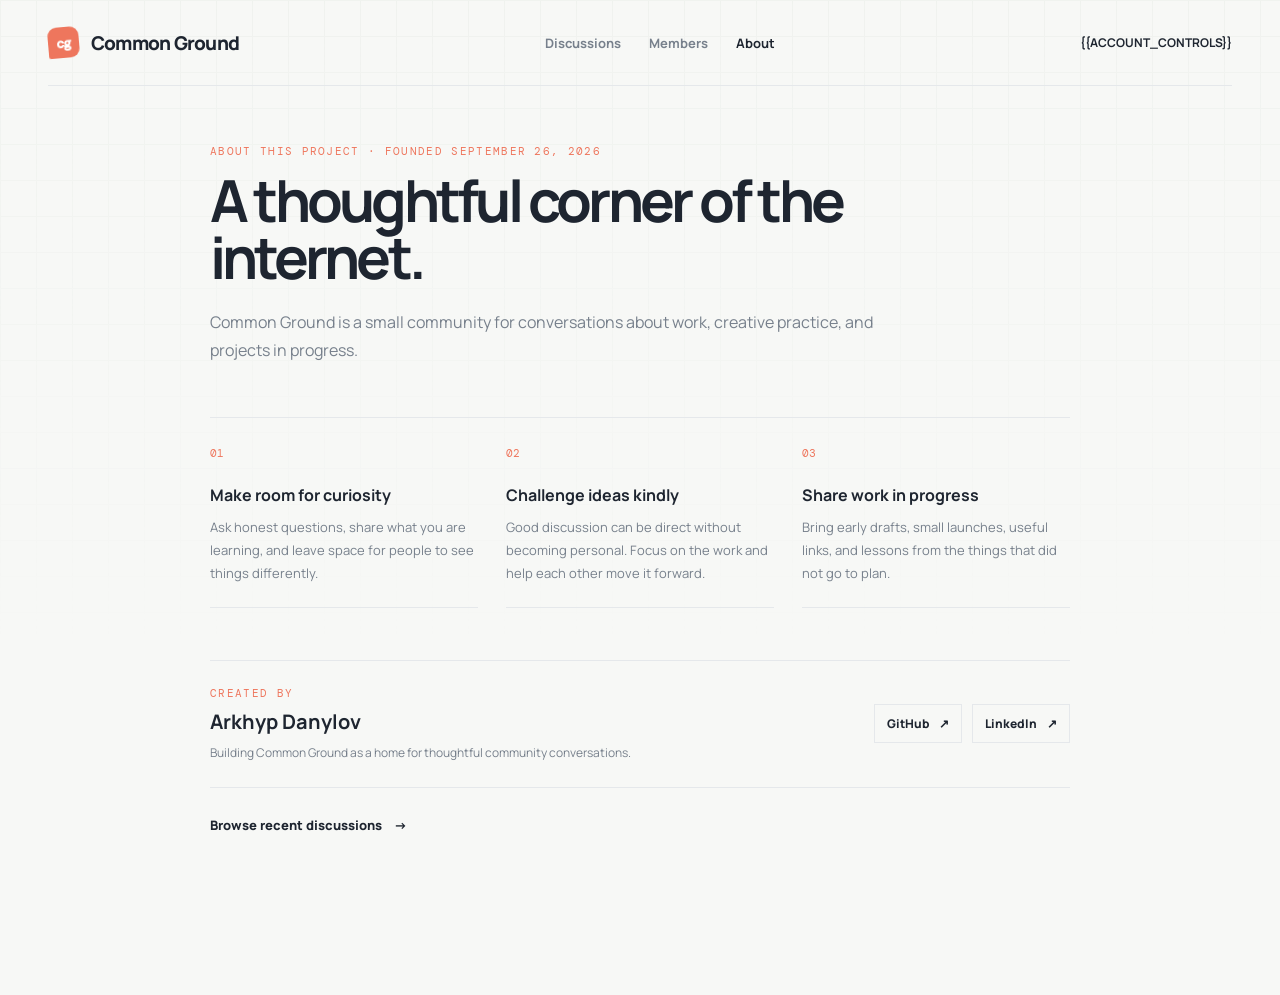
<file: templates/about.html>
<!doctype html>
<html lang="en">
<head><meta charset="utf-8"><meta name="viewport" content="width=device-width, initial-scale=1"><title>About — Common Ground</title><link rel="stylesheet" href="/static/style.css"></head>
<body><div class="shell"><header><a class="brand" href="/"><span class="brand-mark">cg</span>Common Ground</a><nav><a href="/">Discussions</a><a href="/members">Members</a><a class="active" href="/about">About</a></nav><div class="profile">{{ACCOUNT_CONTROLS}}</div></header><main class="info-page about-page"><div class="eyebrow">About this project · Founded September 26, 2026</div><h1>A thoughtful corner of the internet.</h1><p class="info-lead">Common Ground is a small community for conversations about work, creative practice, and projects in progress.</p><div class="about-sections"><section><span class="section-index">01</span><h2>Make room for curiosity</h2><p>Ask honest questions, share what you are learning, and leave space for people to see things differently.</p></section><section><span class="section-index">02</span><h2>Challenge ideas kindly</h2><p>Good discussion can be direct without becoming personal. Focus on the work and help each other move it forward.</p></section><section><span class="section-index">03</span><h2>Share work in progress</h2><p>Bring early drafts, small launches, useful links, and lessons from the things that did not go to plan.</p></section></div><section class="author-block"><div><div class="eyebrow">Created by</div><h2>Arkhyp Danylov</h2><p>Building Common Ground as a home for thoughtful community conversations.</p></div><div class="author-links"><a href="https://github.com/arhkypGitProject" target="_blank" rel="noopener noreferrer">GitHub <span aria-hidden="true">↗</span></a><a href="https://www.linkedin.com/in/arkhyp-danylov-23b3243ba/" target="_blank" rel="noopener noreferrer">LinkedIn <span aria-hidden="true">↗</span></a></div></section><a class="text-action" href="/">Browse recent discussions <span aria-hidden="true">→</span></a></main></div></body></html>
</file>
<file: static/style.css>
@import url('https://fonts.googleapis.com/css2?family=DM+Mono:wght@400;500&family=Manrope:wght@400;500;600;700;800&display=swap');
:root { --ink: #1e2530; --muted: #77808c; --line: #e5e8eb; --paper: #f7f8f6; --cream: #fffdf8; --coral: #ee765d; --navy: #293c4c; --mint: #cfe5d8; }
* { box-sizing: border-box; }
body { margin: 0; color: var(--ink); background: var(--paper); font-family: Manrope, sans-serif; }
body::before { content: ''; position: fixed; inset: 0; pointer-events: none; opacity: .38; background-image: linear-gradient(#e4e9e4 1px, transparent 1px), linear-gradient(90deg, #e4e9e4 1px, transparent 1px); background-size: 36px 36px; mask-image: linear-gradient(to bottom, black, transparent 72%); }
.shell { position: relative; max-width: 1240px; margin: 0 auto; padding: 0 28px 70px; }
header { display: flex; justify-content: space-between; align-items: center; height: 86px; border-bottom: 1px solid var(--line); }
.brand { display: flex; gap: 12px; align-items: center; color: var(--ink); text-decoration: none; font-weight: 800; letter-spacing: -.04em; font-size: 19px; }
.brand-mark { width: 31px; height: 31px; display: grid; place-items: center; background: var(--coral); border-radius: 9px 9px 9px 2px; color: white; font-family: 'DM Mono', monospace; font-size: 14px; transform: rotate(-5deg); }
nav { display: flex; gap: 28px; align-items: center; font-size: 13px; font-weight: 700; color: var(--muted); }
nav a { color: inherit; text-decoration: none; } nav a.active, nav a:hover { color: var(--ink); }
.profile { display: flex; align-items: center; gap: 10px; font-size: 12px; font-weight: 700; }
.avatar { display: grid; place-items: center; width: 34px; height: 34px; border-radius: 50%; background: var(--mint); color: #456756; font-size: 11px; }
.hero { display: grid; grid-template-columns: 1fr auto; gap: 24px; align-items: end; padding: 67px 0 45px; }
.eyebrow { color: var(--coral); font-family: 'DM Mono', monospace; font-size: 11px; letter-spacing: .12em; text-transform: uppercase; }
h1 { max-width: 660px; margin: 13px 0 14px; font-size: clamp(38px, 5vw, 64px); line-height: .98; letter-spacing: -.065em; }
.hero p { max-width: 500px; margin: 0; color: var(--muted); line-height: 1.7; font-size: 14px; }
.new-topic { display: inline-block; border: 0; border-radius: 4px; padding: 14px 19px; background: var(--navy); color: white; font: 700 12px Manrope, sans-serif; text-align: center; text-decoration: none; cursor: pointer; box-shadow: 4px 4px 0 var(--coral); }
.new-topic:hover { transform: translate(-1px, -1px); }
.layout { display: grid; grid-template-columns: 220px minmax(0, 1fr); gap: 62px; align-items: start; }
aside { position: sticky; top: 20px; }
.side-label { margin: 0 0 15px; color: var(--muted); font: 11px 'DM Mono', monospace; text-transform: uppercase; letter-spacing: .1em; }
.categories { display: grid; gap: 3px; margin-bottom: 38px; }
.category { display: flex; justify-content: space-between; padding: 10px 12px; border-radius: 3px; color: var(--muted); font-size: 13px; text-decoration: none; cursor: pointer; }
.category span { color: #a3abb2; font: 11px 'DM Mono', monospace; } .category:hover, .category.selected { background: white; color: var(--ink); box-shadow: 0 1px 0 var(--line); }
.side-note { padding: 18px; background: var(--mint); border-radius: 3px; font-size: 12px; line-height: 1.6; color: #456756; }
.side-note strong { display: block; margin-bottom: 5px; color: #294737; }
.feed-head { display: flex; justify-content: space-between; align-items: center; margin: 0 0 12px; }
.feed-head h2 { margin: 0; font-size: 18px; letter-spacing: -.03em; }
.search { width: 184px; border: 1px solid var(--line); border-radius: 3px; padding: 10px 12px; outline: 0; background: rgba(255,255,255,.7); font: 12px Manrope, sans-serif; }
.search:focus { border-color: var(--coral); }
.tabs { display: flex; gap: 22px; border-bottom: 1px solid var(--line); margin-bottom: 9px; }
.tab { padding: 12px 0 11px; border: 0; border-bottom: 2px solid transparent; background: none; color: var(--muted); font: 700 12px Manrope, sans-serif; cursor: pointer; }
.tab.active { border-color: var(--coral); color: var(--ink); }
.topic { display: grid; grid-template-columns: 1fr auto; gap: 18px; padding: 22px 18px; margin: 0 -18px; border-bottom: 1px solid var(--line); transition: background .2s, transform .2s; }
.topic:hover { background: var(--cream); transform: translateX(4px); }
.topic-title { margin: 0 0 9px; font-size: 16px; letter-spacing: -.025em; }
.topic-link { color: inherit; text-decoration: none; }
.topic-link:hover { color: var(--coral); }
.topic-meta { display: flex; align-items: center; gap: 9px; color: var(--muted); font-size: 11px; }
.topic-hashtags { display: flex; flex-wrap: wrap; gap: 7px; margin-top: 10px; }
.hashtag { display: inline-block; border-radius: 2px; padding: 4px 7px; background: #e3eee7; color: #456756; font: 10px 'DM Mono', monospace; text-decoration: none; }
a.hashtag:hover { background: var(--mint); color: #294737; }
.mini-avatar { width: 23px; height: 23px; border-radius: 50%; display: grid; place-items: center; color: white; font-size: 8px; font-weight: 800; }
.coral { background: #e98a77; } .blue { background: #80a9c1; } .green { background: #80ab8c; } .purple { background: #a194c0; }
.topic-stats { display: flex; align-items: center; gap: 24px; align-self: center; color: var(--muted); font: 11px 'DM Mono', monospace; text-align: right; }
.topic-stats strong { display: block; color: var(--ink); font: 600 13px Manrope, sans-serif; margin-bottom: 3px; }
.field-hint { display: block; margin-top: -5px; color: var(--muted); font-size: 11px; }
.tag { display: inline-block; margin-left: 7px; padding: 4px 7px; border-radius: 2px; background: #f8d8ce; color: #b65d4b; font-size: 9px; font-weight: 800; text-transform: uppercase; letter-spacing: .04em; }
.empty { padding: 40px 0; color: var(--muted); font-size: 13px; } .empty[hidden] { display: none; }
.modal-backdrop { display: none; position: fixed; z-index: 5; inset: 0; place-items: center; padding: 20px; background: rgba(30,37,48,.35); }
.modal-backdrop.open { display: grid; } .modal { width: min(520px, 100%); padding: 27px; background: var(--cream); border-radius: 4px; box-shadow: 10px 10px 0 rgba(30,37,48,.12); }
.modal h2 { margin: 0 0 20px; font-size: 22px; letter-spacing: -.04em; } label { display: block; margin: 14px 0 7px; color: var(--muted); font-size: 11px; font-weight: 700; }
input, textarea, select { width: 100%; border: 1px solid var(--line); border-radius: 2px; padding: 11px; background: white; color: var(--ink); font: 13px Manrope, sans-serif; } textarea { min-height: 110px; resize: vertical; } .modal-actions { display: flex; justify-content: flex-end; gap: 12px; margin-top: 18px; } .cancel { border: 0; background: none; color: var(--muted); font-weight: 700; cursor: pointer; }
.register-link, .back-link { color: var(--muted); font-size: 12px; font-weight: 700; text-decoration: none; } .register-link:hover, .back-link:hover { color: var(--coral); } .profile .register-link { padding: 0; border: 0; background: none; font: inherit; cursor: pointer; } .logout-form { margin: 0; } .profile-name { max-width: 100px; overflow: hidden; color: var(--ink); text-decoration: none; text-overflow: ellipsis; white-space: nowrap; } .auth-foot a { color: var(--ink); font-weight: 800; }
.auth-shell { min-height: 100vh; } .auth-card { width: min(520px, 100%); margin: 90px auto; padding: 38px; background: var(--cream); border: 1px solid var(--line); } .auth-card h1 { font-size: clamp(34px, 5vw, 52px); } .auth-card p { color: var(--muted); font-size: 14px; line-height: 1.7; } .auth-button { margin-top: 22px; width: 100%; } .auth-foot { margin-top: 22px; color: var(--muted); font-size: 11px; line-height: 1.6; } .error { margin: 18px 0; padding: 11px; background: #f8d8ce; color: #9e4f40; font-size: 12px; }
.discussion { max-width: 800px; margin: 58px auto 80px; } .discussion-heading { padding: 40px 0 30px; border-bottom: 1px solid var(--line); } .discussion-heading h1 { max-width: 780px; font-size: clamp(34px, 5vw, 58px); } .discussion-subtitle { color: var(--muted); font-size: 13px; } .messages { display: grid; gap: 0; } .message { padding: 26px 0; border-bottom: 1px solid var(--line); } .message-author { display: flex; align-items: center; gap: 9px; color: var(--muted); font-size: 11px; } .message-author strong { color: var(--ink); font-size: 12px; } .message p { margin: 16px 0 0 32px; color: #3d4652; font-size: 14px; line-height: 1.8; white-space: pre-wrap; } .reply-form { margin-top: 34px; padding: 24px; background: var(--cream); border: 1px solid var(--line); } .reply-form button { margin-top: 15px; } .login-note { margin-top: 34px; padding: 20px; background: var(--mint); color: #456756; font-size: 13px; } .login-note a { color: #294737; font-weight: 800; }
@media (max-width: 760px) { .shell { padding: 0 18px 50px; } header { height: 70px; } nav { display: none; } .profile { gap: 8px; } .profile-name { max-width: 70px; } .hero { display: block; padding: 45px 0 35px; } .hero p { margin-bottom: 28px; } .layout { display: block; } aside { position: static; margin-bottom: 30px; } .categories { display: flex; overflow-x: auto; margin-bottom: 20px; } .category { white-space: nowrap; } .side-note { display: none; } .feed-head { align-items: flex-start; gap: 12px; flex-direction: column; } .search { width: 100%; } .topic { grid-template-columns: 1fr; gap: 14px; margin: 0; padding: 20px 0; } .topic-stats { justify-content: flex-start; text-align: left; gap: 18px; } }

.info-page { max-width: 860px; margin: 58px auto 90px; }
.info-page h1 { max-width: 780px; margin-top: 14px; font-size: clamp(38px, 5vw, 58px); }
.info-lead { max-width: 670px; margin: 22px 0 0; color: var(--muted); font-size: 16px; line-height: 1.8; }
.about-sections { display: grid; grid-template-columns: repeat(3, minmax(0, 1fr)); gap: 28px; margin-top: 52px; border-top: 1px solid var(--line); }
.about-sections section { padding: 22px 0; border-bottom: 1px solid var(--line); }
.section-index { color: var(--coral); font: 11px 'DM Mono', monospace; }
.about-sections h2 { margin: 22px 0 10px; font-size: 16px; }
.about-sections p { margin: 0; color: var(--muted); font-size: 13px; line-height: 1.75; }
.text-action { display: inline-flex; gap: 12px; margin-top: 28px; color: var(--ink); font-size: 13px; font-weight: 800; text-decoration: none; }
.text-action:hover { color: var(--coral); }
.author-block { display: flex; align-items: center; justify-content: space-between; gap: 24px; margin-top: 52px; padding: 25px 0; border-top: 1px solid var(--line); border-bottom: 1px solid var(--line); }
.author-block h2 { margin: 8px 0; font-size: 20px; }
.author-block p { margin: 0; color: var(--muted); font-size: 12px; line-height: 1.6; }
.author-links { display: flex; flex-wrap: wrap; gap: 10px; }
.author-links a { display: inline-flex; gap: 10px; align-items: center; padding: 10px 12px; border: 1px solid var(--line); color: var(--ink); font-size: 12px; font-weight: 800; text-decoration: none; }
.author-links a:hover { border-color: var(--coral); color: var(--coral); }
.members-title { display: flex; align-items: baseline; justify-content: space-between; gap: 20px; }
.members-title h1 { margin-bottom: 0; }
.members-title > span, .member-joined { color: var(--muted); font: 11px 'DM Mono', monospace; white-space: nowrap; }
.member-list { margin-top: 30px; border-top: 1px solid var(--line); }
.member-row { display: grid; grid-template-columns: 42px minmax(0, 1fr) auto; align-items: center; gap: 16px; padding: 18px 0; border-bottom: 1px solid var(--line); color: inherit; text-decoration: none; }
.member-row:hover .member-copy strong { color: var(--coral); }
.member-avatar, .profile-large-avatar { display: grid; place-items: center; flex: 0 0 auto; border-radius: 50%; background: var(--mint); color: #456756; font-weight: 800; }
.member-avatar { width: 40px; height: 40px; font-size: 11px; }
.member-copy { display: grid; gap: 4px; min-width: 0; }
.member-copy strong { font-size: 13px; }
.member-copy > span { overflow: hidden; color: var(--muted); font-size: 12px; text-overflow: ellipsis; white-space: nowrap; }
.empty-state { padding: 28px 0; color: var(--muted); font-size: 13px; }
.profile-page > .back-link { display: inline-block; margin-bottom: 38px; }
.profile-heading { display: flex; align-items: center; gap: 22px; padding-bottom: 30px; border-bottom: 1px solid var(--line); }
.profile-large-avatar { width: 76px; height: 76px; font-size: 20px; }
.profile-heading h1 { margin: 8px 0; font-size: clamp(32px, 4vw, 48px); }
.profile-joined { margin: 0; color: var(--muted); font-size: 12px; }
.profile-bio { max-width: 680px; margin: 28px 0 0; color: #3d4652; font-size: 15px; line-height: 1.8; white-space: pre-line; }
.profile-editor { max-width: 680px; margin-top: 38px; padding-top: 22px; border-top: 1px solid var(--line); }
.profile-editor textarea { min-height: 120px; }
.profile-form-footer { display: flex; align-items: center; justify-content: space-between; gap: 16px; margin-top: 14px; }
.profile-form-footer > span { color: var(--muted); font-size: 11px; }
@media (max-width: 760px) { .info-page { margin: 42px auto 60px; } .about-sections { grid-template-columns: 1fr; gap: 0; margin-top: 34px; } .about-sections section { padding: 19px 0; } .about-sections h2 { margin-top: 12px; } .author-block { align-items: flex-start; flex-direction: column; margin-top: 34px; } .members-title { align-items: flex-start; flex-direction: column; gap: 2px; } .member-row { grid-template-columns: 40px minmax(0, 1fr); gap: 12px; } .member-joined { grid-column: 2; } .profile-heading { align-items: flex-start; gap: 16px; } .profile-large-avatar { width: 60px; height: 60px; } .profile-form-footer { align-items: flex-start; flex-direction: column; } }
</file>
